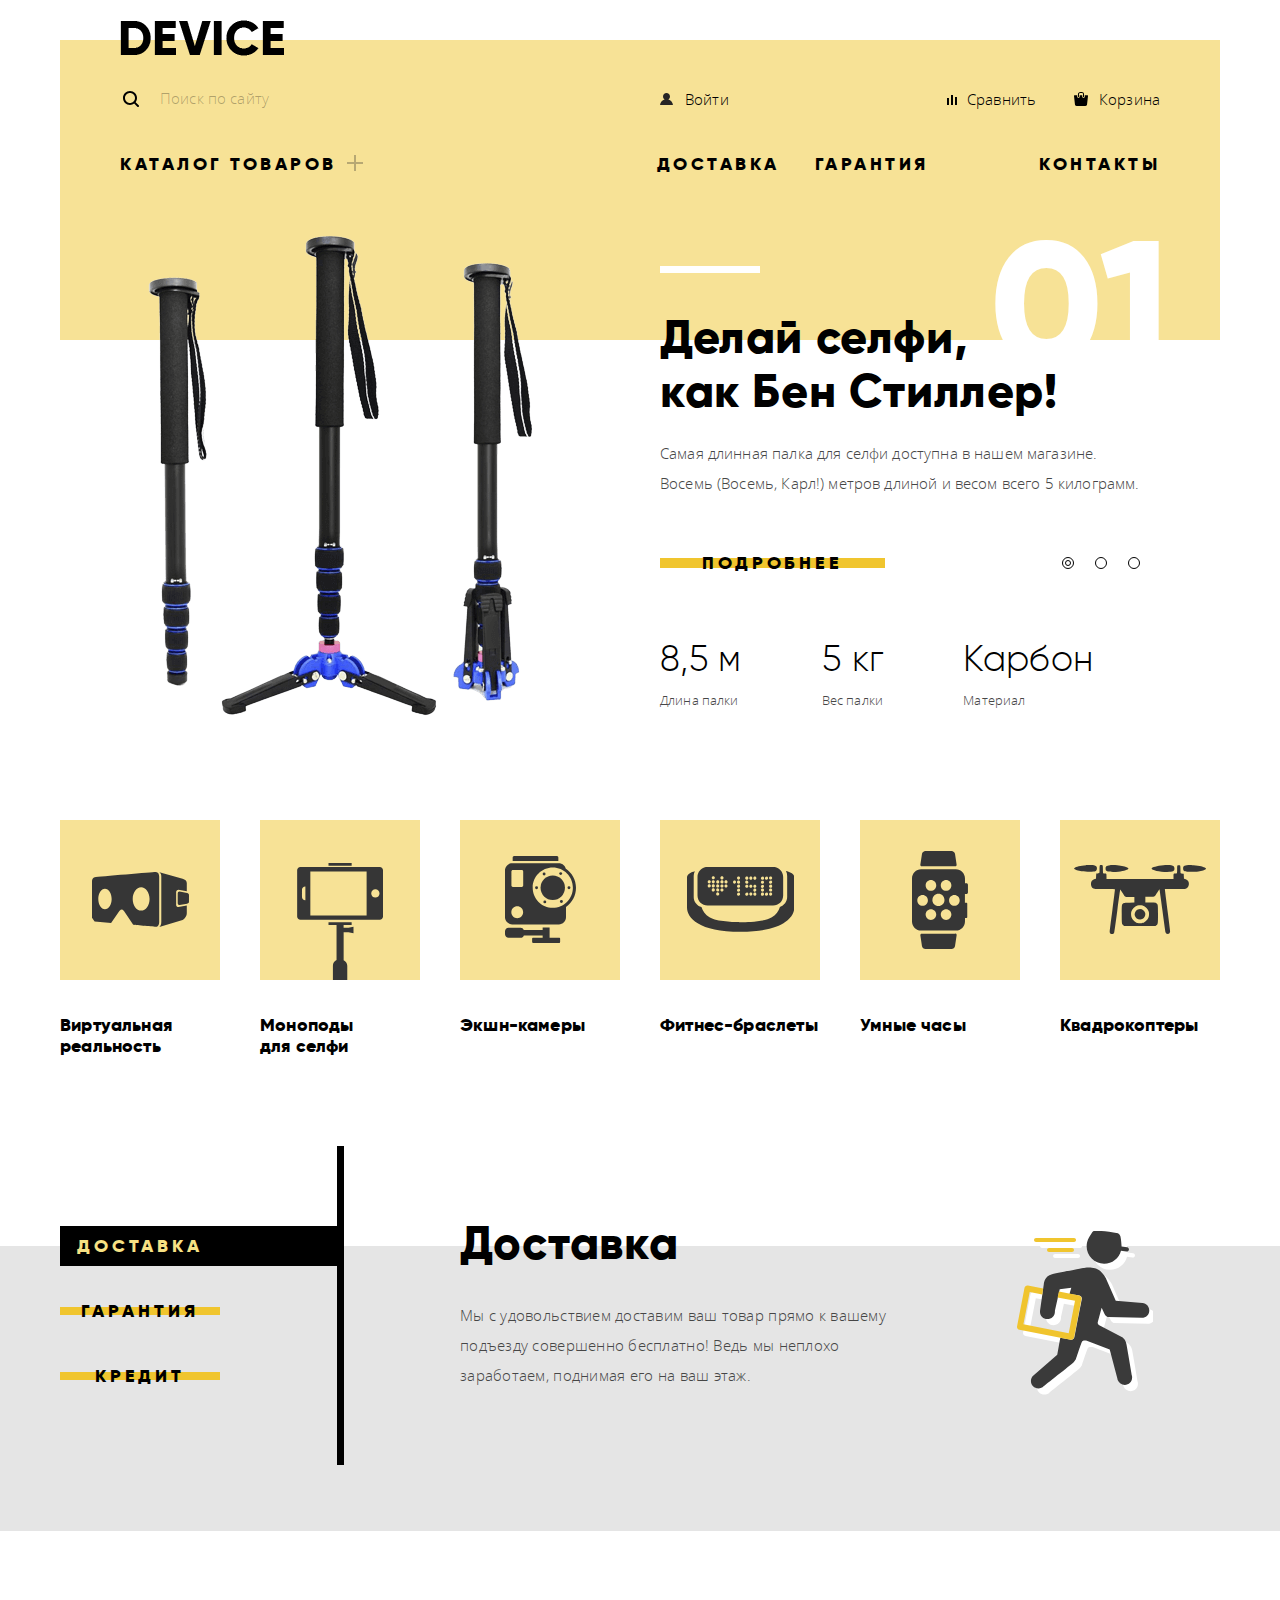
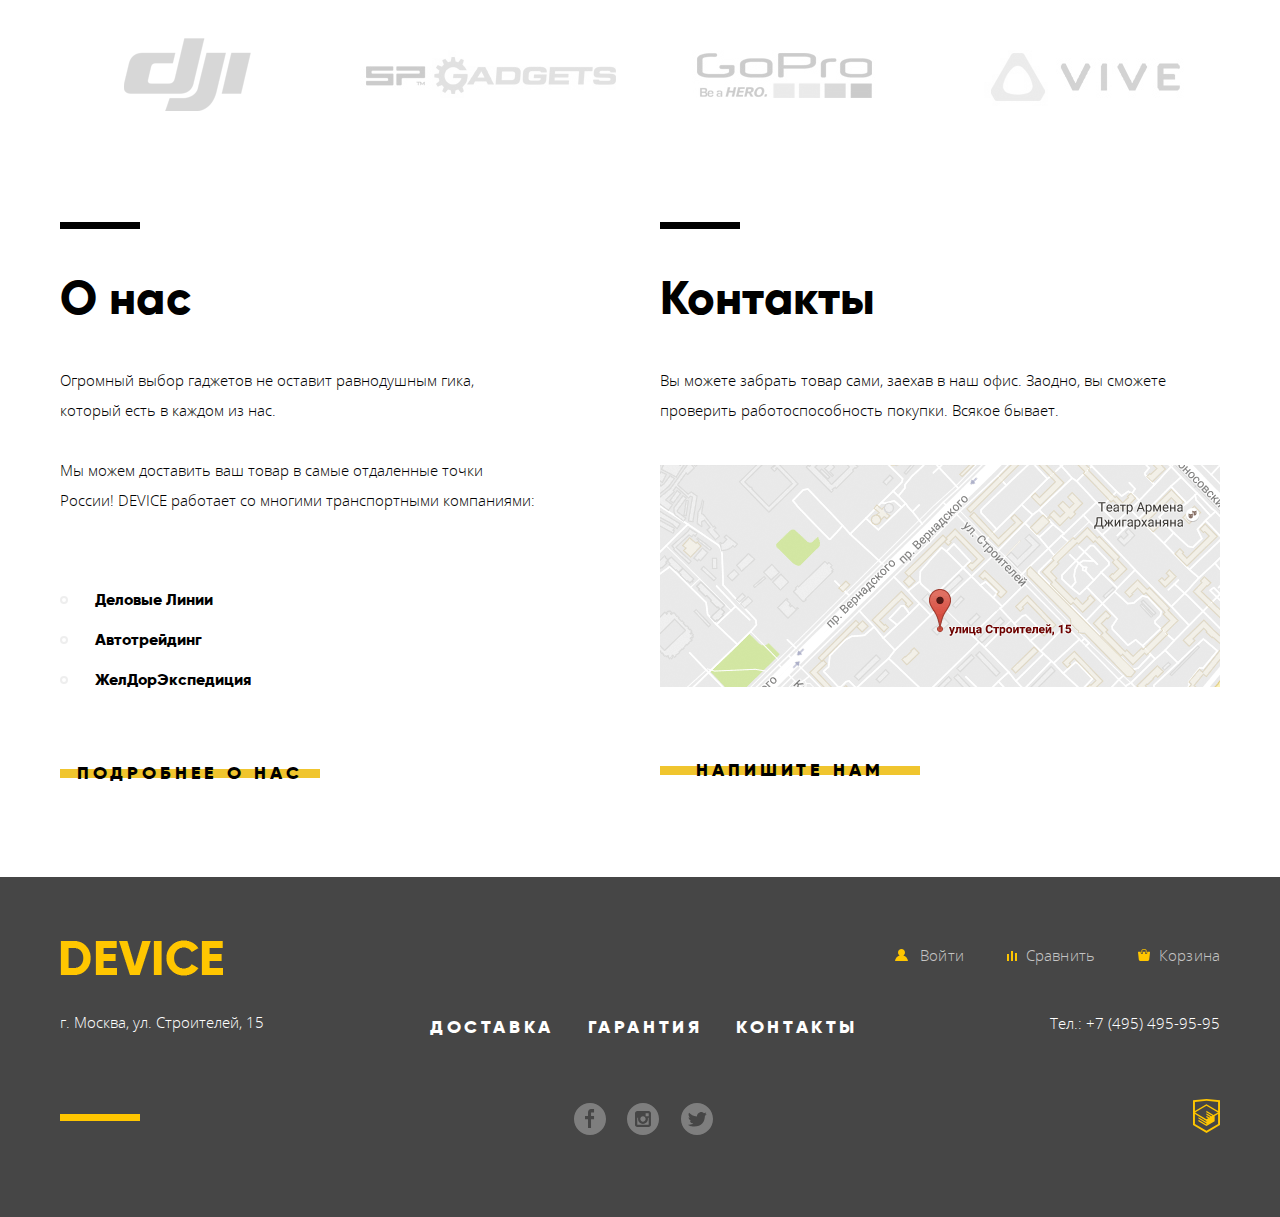
<file: index.html>
<!DOCTYPE html>
<html lang="ru">
  <head>
    <meta charset="utf-8">
    <title>Магазин Device</title>
    <link href="css/normalize.css" rel="stylesheet">
    <link href="css/style.min.css" rel="stylesheet">
  </head>
  <body>
    <header class="main-header container">
      <div class="main-header-wrapper">
        <a class="header-logo">
          <img src="img/logo-black.png" width="164" height="36" alt="Магазин Device">
        </a>
        <div class="main-header-top-line">
          <form class="search" action="search.html" method="get">
            <label class="visually-hidden" for="search-input">Поиск по странице</label>
            <input class="search-input" id="search-input" type="search" placeholder="Поиск по сайту" required>
            <button class="search-button" type="submit">Найти</button>
          </form>
          <ul class="user-navigation">
            <li class="login-link">
              <div class="login-link-container">
                <a href="#">Войти</a>
              </div>
            </li>
            <li class="compare"><a class="compare-link" href="#">Сравнить</a></li>
            <li class="cart"><a class="cart-link" href="#">Корзина</a></li>
          </ul>
        </div>
        <nav class="main-navigation">
          <ul>
            <li class="catalog-link">
              <a href="#">Каталог товаров</a>
              <div class="catalog-navigation">
                <ul class="catalog-navigation-left">
                  <li><a href="catalog.html">Виртуальная реальность</a></li>
                  <li><a href="catalog.html">Моноподы для селфи</a></li>
                  <li><a href="catalog.html">Экшн-камеры</a></li>
                </ul>
                <ul class="catalog-navigation-middle">
                  <li><a href="catalog.html">Фитнес-браслеты</a></li>
                  <li><a href="catalog.html">Умные часы</a></li>
                </ul>
                <ul class="catalog-navigation-right">
                  <li><a href="catalog.html">Квадрокоптеры</a></li>
                </ul>
              </div>
            </li>
            <li class="delivery-link"><a href="#">Доставка</a></li>
            <li class="garanty-link"><a href="#">Гарантия</a></li>
            <li class="contacts-link"><a href="#">Контакты</a></li>
          </ul>
        </nav>
      </div>
    </header>
    <main>

      <h1 class="visually-hidden">Магазин Device</h1>

      <section class="promo container">
        <h2 class="visually-hidden">Лучшие предложения</h2>
        <div class="slider-controls">
          <i class="active"></i>
          <i></i>
          <i></i>
        </div>
        <ol class="promo-list">
          <li class="promo-item promo-item-active">
            <div class="promo-content">
              <h3 class="promo-title">Делай селфи,<br>как Бен Стиллер!</h3>
              <p class="promo-description">Самая длинная палка для селфи доступна в нашем магазине.<br>
                Восемь (Восемь, Карл!) метров длиной и весом всего 5 килограмм.</p>
              <a class="button product-link" href="#">Подробнее</a>
              <ul class="product-features">
                <li>
                  <span class="product-features-value">8,5 м</span>
                  <span class="product-features-name">Длина палки</span>
                </li>
                <li>
                  <span class="product-features-value">5 кг</span>
                  <span class="product-features-name">Вес палки</span>
                </li>
                <li>
                  <span class="product-features-value">Карбон</span>
                  <span class="product-features-name">Материал</span>
                </li>
              </ul>
            </div>
            <div class="product-image-wrap">
              <img class="product-image" src="img/slider-1.png" width="384" height="486" alt="Палка для селфи">
            </div>
          </li>
          <li class="promo-item">
            <div class="promo-content">
              <h3 class="promo-title">Худеем<br>правильно!</h3>
              <p class="promo-description">Мотивирующие фитнес-браслеты помогут найти в себе силы<br>
                не пропускать занятия и соблюдать диету.</p>
              <a class="button product-link" href="#">Подробнее</a>
              <ul class="product-features">
                <li>
                  <span class="product-features-value">48 часов</span>
                  <span class="product-features-name">Без подзарядки</span>
                </li>
              </ul>
            </div>
            <div class="product-image-wrap">
              <img class="product-image" src="img/slider-2.png" width="345" height="485" alt="Фитнес-браслет">
            </div>
          </li>
          <li class="promo-item">
            <div class="promo-content">
              <h3 class="promo-title">Порхает как бабочка,<br>жалит как пчела!</h3>
              <p class="promo-description">Этот обычный, на первый взгляд, квадрокоптер оснащен<br>мощным
                лазером, замаскированным под стандартную камеру.</p>
              <a class="button product-link" href="#">Подробнее</a>
              <ul class="product-features">
                <li>
                  <span class="product-features-value">800 м</span>
                  <span class="product-features-name">Дальность полета</span>
                </li>
                <li>
                  <span class="product-features-value">50 м</span>
                  <span class="product-features-name">Радиус поражения</span>
                </li>
              </ul>
            </div>
            <div class="product-image-wrap">
              <img class="product-image" src="img/slider-3.png" width="526" height="334" alt="Квадрокоптер">
            </div>
          </li>
        </ol>
      </section>

      <section class="categories container">
        <h2 class="visually-hidden">Категории товаров</h2>
        <ul>
          <li class="categories-item">
            <a class="categories-link" href="catalog.html">
              <div class="categories-wrap">
                <img class="categories-img" src="img/popular-1.svg" width="97" height="55" alt="Виртуальная реальность">
              </div>
              <h3>Виртуальная реальность</h3>
            </a>
          </li>
          <li class="categories-item">
            <a class="categories-link" href="catalog.html">
              <div class="categories-wrap">
                <img class="categories-img" src="img/popular-2.svg" width="86" height="117" alt="Моноподы для селфи">
              </div>
              <h3>Моноподы<br> для селфи</h3>
            </a>
          </li>
          <li class="categories-item">
            <a class="categories-link" href="catalog.html">
              <div class="categories-wrap">
                <img class="categories-img" src="img/popular-3.svg" width="71" height="87" alt="Экшн-камеры">
              </div>
              <h3>Экшн-камеры</h3>
            </a>
          </li>
          <li class="categories-item">
            <a class="categories-link" href="catalog.html">
              <div class="categories-wrap">
                <img class="categories-img" src="img/popular-4.svg" width="107" height="65" alt="Фитнес-браслеты">
              </div>
              <h3>Фитнес-браслеты</h3>
            </a>
          </li>
          <li class="categories-item">
            <a class="categories-link" href="catalog.html">
              <div class="categories-wrap">
                <img class="categories-img" src="img/popular-5.svg" width="56" height="98" alt="Умные часы">
              </div>
              <h3>Умные часы</h3>
            </a>
          </li>
          <li class="categories-item">
            <a class="categories-link" href="catalog.html">
              <div class="categories-wrap">
                <img class="categories-img" src="img/popular-6.svg" width="132" height="69" alt="Квадрокоптеры">
              </div>
              <h3>Квадрокоптеры</h3>
            </a>
          </li>
        </ul>
      </section>

      <section class="services">
        <h2 class="visually-hidden">Сервис</h2>
        <div class="container">
          <ul class="services-names">
            <li class="services-names-item services-current">
              <button class="button" type="button">Доставка</button>
            </li>
            <li class="services-names-item">
              <button class="button" type="button">Гарантия</button>
            </li>
            <li class="services-names-item">
              <button class="button" type="button">Кредит</button>
            </li>
          </ul>
          <ul class="services-description">
            <li class="services-description-item services-delivery services-description-item-active">
              <h3 class="service-title">Доставка</h3>
              <p class="service-description">Мы с удовольствием доставим ваш товар прямо к вашему подъезду совершенно
                бесплатно! Ведь мы неплохо заработаем, поднимая его на ваш этаж.</p>
            </li>
            <li class="services-description-item services-warranty">
              <h3 class="service-title">Гарантия</h3>
              <p class="service-description">Если из-за возгорания купленного у нас товара у вас сгорит дом — не
                переживайте, мы выдадим вам новый. Товар, не дом, конечно же.</p>
            </li>
            <li class="services-description-item services-credit">
              <h3 class="service-title">Кредит</h3>
              <p class="service-description">Залезть в долговую яму стало проще! Кредитные консультанты подберут для
                вас наиболее выгодные условия кредита. Выгодные для нашего банка, разумеется.</p>
            </li>
          </ul>
        </div>
      </section>

      <section class="brands container">
        <h2 class="visually-hidden">Представленные бренды</h2>
        <ul class="brands-list">
          <li class="brands-logo brands-dji">
            <img src="img/logo-1-color.png" width="260" height="100" alt="DJI">
          </li>
          <li class="brands-logo brands-spgadgets">
            <img src="img/logo-2-color.png" width="260" height="100" alt="SP Gadgets">
          </li>
          <li class="brands-logo brands-gopro">
            <img src="img/logo-3-color.png" width="260" height="100" alt="GoPro">
          </li>
          <li class="brands-logo brands-vive">
            <img src="img/logo-4-color.png" width="260" height="100" alt="Vive">
          </li>
        </ul>
      </section>

      <div class="index-wrapper container">
        <section class="about">
          <h2 class="about-title">О нас</h2>
          <p class="about-info">Огромный выбор гаджетов не оставит равнодушным гика,<br> который есть в каждом из нас.</p>
          <p class="about-info">Мы можем доставить ваш товар в самые отдаленные точки<br> России! DEVICE работает со многими
            транспортными компаниями:
          </p>
          <ul class="delivery-list">
            <li class="delivery-item">Деловые Линии</li>
            <li class="delivery-item">Автотрейдинг</li>
            <li class="delivery-item">ЖелДорЭкспедиция</li>
          </ul>
          <a class="button more-info" href="#">Подробнее о нас</a>
        </section>

        <section class="contacts">
          <h2 class="contacts-title">Контакты</h2>
          <p class="contacts-info">Вы можете забрать товар сами, заехав в наш офис. Заодно, вы сможете<br> проверить
            работоспособность покупки. Всякое бывает.</p>
          <p class="contacts-map">
            <a href="https://www.google.ru/maps/place/ул.+Строителей,+15,+Москва,+119311/@55.687034,37.5274293,17z/data=!3m1!4b1!4m5!3m4!1s0x46b54cf65f5c8955:0x694710ccd55501e!8m2!3d55.687031!4d37.529618">
              <img src="img/map.png" width="560" height="222" alt="улица Строителей, 15">
            </a>
          </p>
          <button class="button contacts-mail" type="button">Напишите нам</button>
        </section>
      </div>
    </main>
    <footer class="main-footer">
      <div class="container">
        <div class="main-footer-left">
          <a class="footer-logo">
            <img src="img/logo-yellow.png" width="163" height="36" alt="Магазин Device">
          </a>
          <p class="footer-adress">г. Москва, ул. Строителей, 15</p>
        </div>
        <div class="main-footer-middle">
          <ul class="footer-site-navigation">
            <li class="footer-site-navigation-item"><a href="#">Доставка</a></li>
            <li class="footer-site-navigation-item"><a href="#">Гарантия</a></li>
            <li class="footer-site-navigation-item"><a href="#">Контакты</a></li>
          </ul>
          <ul class="footer-social">
            <li><a class="social-button social-fb" href="#"><span class="visually-hidden">Фейсбук</span></a></li>
            <li><a class="social-button social-ig" href="#"><span class="visually-hidden">Инстаграм</span></a></li>
            <li><a class="social-button social-tw" href="#"><span class="visually-hidden">Твиттер</span></a></li>
          </ul>
        </div>
        <div class="main-footer-right">
          <ul class="footer-user-navigation">
            <li class="login">
              <a class="login-link" href="#">
                <svg xmlns="http://www.w3.org/2000/svg" width="13" height="12">
                  <path d="M.03 12h12.94C12.8 9.36 10.9 7.16 8.3 6.46c1-.6 1.68-1.7 1.68-2.98C9.98 1.56 8.43 0 6.5 0S3.02 1.56 3.02 3.48c0 1.27.68 2.37 1.68 2.98C2.1 7.16.2 9.36.03 12z"/>
                </svg>
                Войти
              </a>
            </li>
            <li class="compare">
              <a class="compare-link" href="#">
                <svg xmlns="http://www.w3.org/2000/svg" width="10" height="10">
                  <path d="M8 2h1.98v8H8zM0 3h1.98v7H0zm4-3h2v10H4z"/>
                </svg>
                Сравнить
              </a>
            </li>
            <li class="cart">
              <a class="cart-link" href="#">
                <svg xmlns="http://www.w3.org/2000/svg" width="12" height="12">
                  <path d="M11.86 3.02c-.08-.1-.2-.16-.32-.16h-2.3V4.1c0 .55-.5 1-1.1 1-.6 0-1.07-.45-1.07-1V2.85H4.9V4.1c0 .55-.48 1-1.07 1s-1.08-.45-1.08-1V2.85H.45C.3 2.85.2 2.9.1 3c-.06.1-.1.23-.1.36l.8 7.14c0 .82.63 1.46 1.4 1.46h7.6c.77 0 1.4-.65 1.4-1.45l.8-7.1c.02-.13-.02-.26-.1-.35z"/>
                  <path d="M3.83 4.5c.24 0 .43-.2.43-.4V1.83c0-.63.67-1.02 1.3-1.02h1.08c.65 0 1.07.4 1.07 1.04V4.1c0 .22.2.4.47.4.23 0 .43-.2.43-.4V1.83C8.57.77 7.75 0 6.63 0H5.56C4.36 0 3.4.83 3.4 1.84V4.1c0 .22.2.4.43.4z"/>
                </svg>
                Корзина
              </a>
            </li>
          </ul>
          <p class="footer-phone">Тел.: +7 (495) 495-95-95</p>
          <p class="copyright">
            <a href="https://htmlacademy.ru/intensive/htmlcss">
              <svg enable-background="new 0 0 26.943 34.09" version="1.1" viewBox="0 0 26.943 34.09" xml:space="preserve" xmlns="http://www.w3.org/2000/svg">
                <path d="m13.62 0.017l-0.148-0.017-13.472 1.412v24.661l13.473 8.017 13.43-7.99 0.042-0.025v-24.663l-13.325-1.395zm11.399 12.11l-11.524-6.793-1e-3 -0.104-0.087 0.05-0.088-0.056v0.109l-11.394 6.785v-8.971l11.548-1.212 11.547 1.212v8.98zm-11.614-5.34l11.518 6.713-4.479 2.64-7.093-4.221-0.014 1.415 5.904 3.513-0.86 0.507-5.03-2.992-0.014 1.415 3.827 2.275-0.782 0.523-3.031-1.787-0.014 1.413 1.853 1.091-1.8 1.081-11.356-6.751 11.371-6.835zm-11.48 8.34l11.411 6.791 0.016 1.044-7.942-4.728-0.015 1.416 7.979 4.795 0.018 1.076-7.973-4.74-0.013 1.414 8.021 4.822 0.046 0.025 8.143-4.872-0.011-5.177 3.415-2.036v10.021l-11.548 6.872-11.547-6.871v-9.852z"/>
              </svg>
              <span class="visually-hidden">HTML Academy</span>
            </a>
          </p>
        </div>
      </div>
    </footer>

    <section class="write-form">
      <div class="write-form-wrapper">
        <h2 class="visually-hidden">Напишите нам</h2>
        <form class="write" action="#" method="post">
          <div class="info-wrap">
            <p class="write-name">
              <label>
                Ваше имя:
                <input class="write-input" type="text" name="name" value="" placeholder="Представьтесь, пожалуйста">
              </label>
            </p>
            <p class="write-email">
              <label>
                Ваш e-mail:
                <input class="write-input" type="email" name="e-mail" value="" placeholder="Для отправки ответа">
              </label>
            </p>
          </div>
          <p class="write-message">
            <label>
              Текст письма:
              <textarea class="write-textarea" name="message" placeholder="В свободной форме"></textarea>
            </label>
          </p>
          <button class="button write-button" type="submit">Отправить</button>
        </form>
        <button class="button modal-close" type="button"><span class="visually-hidden">Закрыть</span></button>
      </div>
    </section>

    <section class="modal modal-map">
      <div class="modal-map-wrapper">
        <h2 class="visually-hidden">Как до нас добраться</h2>
        <iframe src="https://www.google.com/maps/embed?pb=!1m18!1m12!1m3!1d2249.112374947347!2d37.52742931574823!3d55.68703400453016!2m3!1f0!2f0!3f0!3m2!1i1024!2i768!4f13.1!3m3!1m2!1s0x46b54cf65f5c8955%3A0x694710ccd55501e!2z0YPQuy4g0KHRgtGA0L7QuNGC0LXQu9C10LksIDE1LCDQnNC-0YHQutCy0LAsIDExOTMxMQ!5e0!3m2!1sru!2sru!4v1512122337444" width="960" height="560" style="border:0" allowfullscreen></iframe>
        <img src="img/map-big.png" width="960" height="560" alt="Офис по адресу г. Москва, ул. Строителей, 15">
        <button class="button modal-close"><span class="visually-hidden">Закрыть</span></button>
      </div>
    </section>

    <script src="js/script.min.js"></script>
  </body>
</html>
</file>
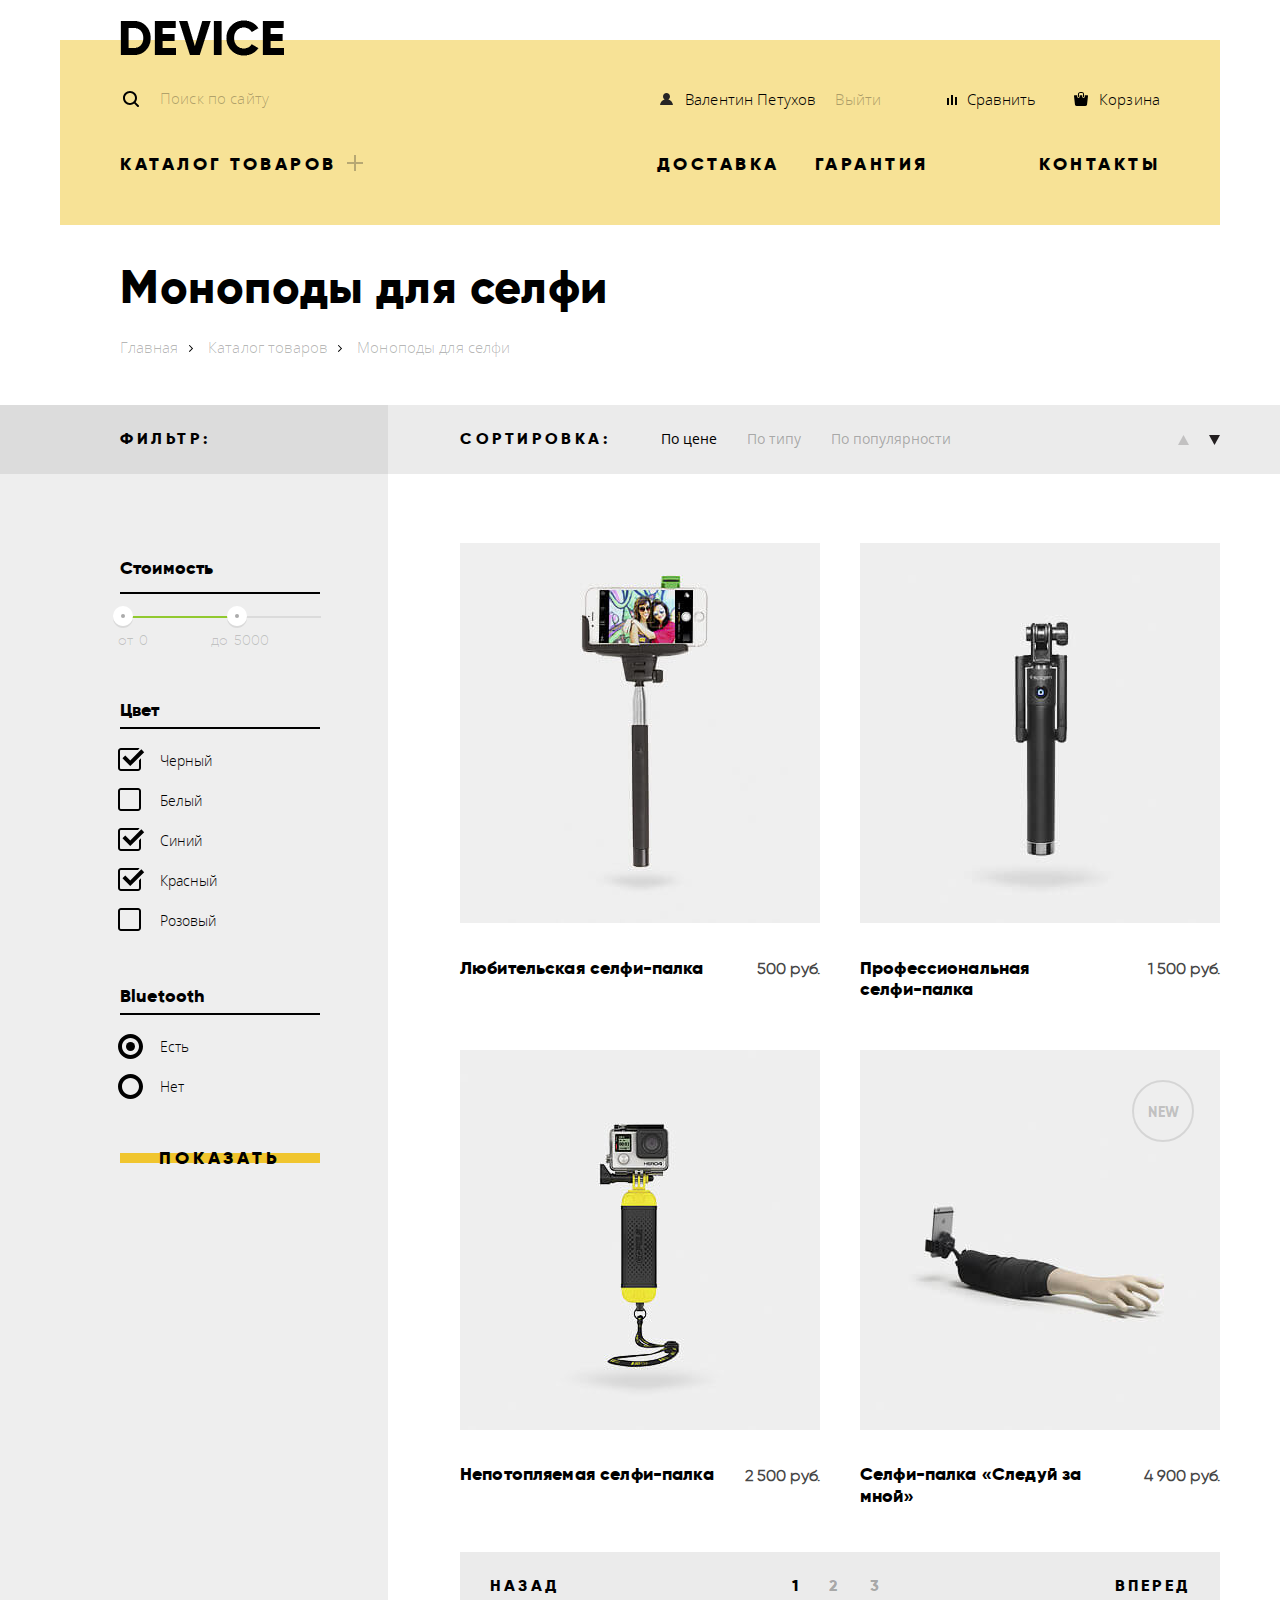
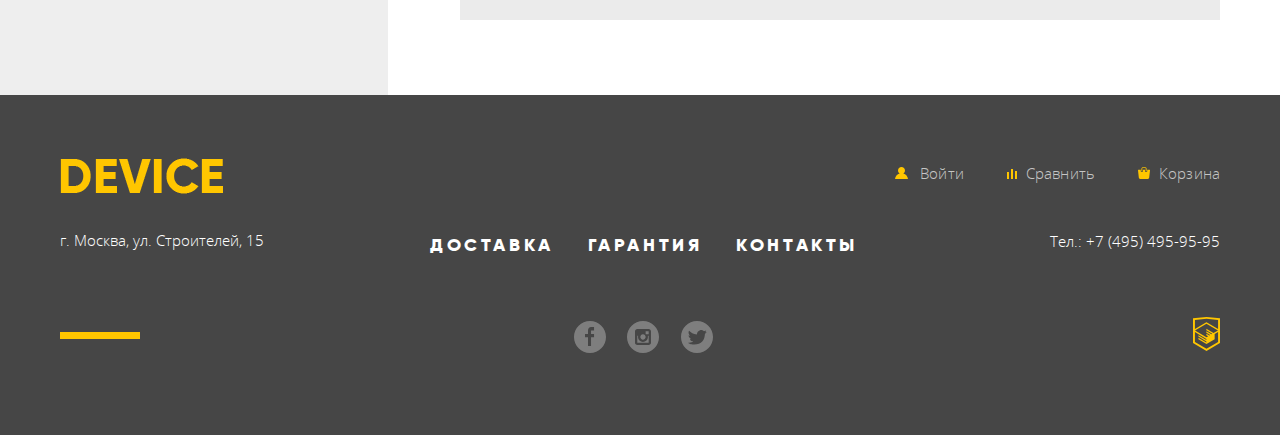
<file: catalog.html>
<!DOCTYPE html>
<html lang="ru">
  <head>
    <meta charset="utf-8">
    <title>Каталог магазина Device</title>
    <link href="css/normalize.css" rel="stylesheet">
    <link href="css/style.min.css" rel="stylesheet">
  </head>
  <body class="inner-page">
    <header class="main-header container">
      <div class="main-header-wrapper">
        <a class="header-logo" href="index.html">
          <img src="img/logo-black.png" width="164" height="36" alt="Магазин Device">
        </a>
        <div class="main-header-top-line">
          <form class="search" action="search.html" method="get">
            <label class="visually-hidden" for="search-input">Поиск по странице</label>
            <input class="search-input" id="search-input" type="search" placeholder="Поиск по сайту" required>
            <button class="search-button" type="submit">Найти</button>
          </form>
          <ul class="user-navigation">
            <li class="login-link">
              <div class="login-link-container">
                <a href="#">Валентин Петухов</a>
                <a class="logout-link" href="#">Выйти</a>
              </div>
            </li>
            <li class="compare"><a class="compare-link" href="#">Сравнить</a></li>
            <li class="cart"><a class="cart-link" href="#">Корзина</a></li>
          </ul>
        </div>
        <nav class="main-navigation">
          <ul>
            <li class="catalog-link">
              <a href="#">Каталог товаров</a>
              <div class="catalog-navigation">
                <ul class="catalog-navigation-left">
                  <li><a href="catalog.html">Виртуальная реальность</a></li>
                  <li><a class="current-link">Моноподы для селфи</a></li>
                  <li><a href="catalog.html">Экшн-камеры</a></li>
                </ul>
                <ul class="catalog-navigation-middle">
                  <li><a href="catalog.html">Фитнес-браслеты</a></li>
                  <li><a href="catalog.html">Умные часы</a></li>
                </ul>
                <ul class="catalog-navigation-right">
                  <li><a href="catalog.html">Квадрокоптеры</a></li>
                </ul>
              </div>
            </li>
            <li class="delivery-link"><a href="#">Доставка</a></li>
            <li class="garanty-link"><a href="#">Гарантия</a></li>
            <li class="contacts-link"><a href="#">Контакты</a></li>
          </ul>
        </nav>
      </div>
    </header>
    <main>

      <div class="container">
        <div class="inner-title-wrapper">
          <h1 class="page-title">Моноподы для селфи</h1>

          <ul class="breadcrumbs">
            <li><a href="#">Главная</a></li>
            <li><a href="#">Каталог товаров</a></li>
            <li class="breadcrumbs-current">Моноподы для селфи</li>
          </ul>
        </div>
      </div>

      <div class="catalog-page container">
        <section class="filters">
          <h2>Фильтр:</h2>
          <form class="filter" method="get" action="#">
            <fieldset class="filter-price">
              <legend>Стоимость</legend>
              <div class="price-range">
                <button class="price-min" type="button" aria-label="Минимальная цена"></button>
                <button class="price-max" type="button" aria-label="Максимальная цена"></button>
                <div class="price-values">
                  <label>
                    от
                    <input class="price-min-value" type="text" name="price-min" value="0">
                  </label>
                  <label>
                    до
                    <input class="price-max-value" type="text" name="price-max" value="5000">
                  </label>
                </div>
              </div>
            </fieldset>
            <fieldset class="filter-color">
              <legend>Цвет</legend>
              <ul>
                <li class="filter-option">
                  <input class="visually-hidden filter-input filter-checkbox" id="filter-black" type="checkbox" name="black" value="black" checked>
                  <label class="checkbox-label" for="filter-black">Черный</label>
                </li>
                <li class="filter-option">
                  <input class="visually-hidden filter-input filter-checkbox" id="filter-white" type="checkbox" name="white" value="white">
                  <label class="checkbox-label" for="filter-white">Белый</label>
                </li>
                <li class="filter-option">
                  <input class="visually-hidden filter-input filter-checkbox" id="filter-blue" type="checkbox" name="blue" value="blue" checked>
                  <label class="checkbox-label" for="filter-blue">Синий</label>
                </li>
                <li class="filter-option">
                  <input class="visually-hidden filter-input filter-checkbox" id="filter-red" type="checkbox" name="red" value="red" checked>
                  <label class="checkbox-label" for="filter-red">Красный</label>
                </li>
                <li class="filter-option">
                  <input class="visually-hidden filter-input filter-checkbox" id="filter-pink" type="checkbox" name="pink" value="pink">
                  <label class="checkbox-label" for="filter-pink">Розовый</label>
                </li>
              </ul>
            </fieldset>
            <fieldset class="filter-bluetooth">
              <legend>Bluetooth</legend>
              <ul>
                <li class="filter-option">
                  <input class="visually-hidden filter-input filter-radio" id="filter-yes" type="radio" name="bluetooth" value="yes" checked>
                  <label class="radio-label" for="filter-yes">Есть</label>
                </li>
                <li class="filter-option">
                  <input class="visually-hidden filter-input filter-radio" id="filter-no" type="radio" name="bluetooth" value="no">
                  <label class="radio-label" for="filter-no">Нет</label>
                </li>
              </ul>
            </fieldset>
            <button class="button" type="submit">Показать</button>
          </form>
        </section>

        <div class="catalog-right-wrapper">
          <section class="sort">
            <h2>Сортировка:</h2>
            <ul class="sort-param">
              <li class="sort-param-current"><a>По цене</a></li>
              <li><a href="#">По типу</a></li>
              <li><a href="#">По популярности</a></li>
            </ul>
            <ul class="sort-order">
              <li><a class="sort-order-up" href="#"><span class="visually-hidden">По возрастанию</span></a></li>
              <li class="sort-order-current"><a class="sort-order-down"><span class="visually-hidden">По убыванию</span></a></li>
            </ul>
          </section>

          <section class="catalog">
            <h2 class="visually-hidden">Список моноподов</h2>
            <ul class="catalog-list">
              <li class="catalog-item">
                <h3 class="catalog-item-name"><a href="#">Любительская селфи-палка</a></h3>
                <div class="catalog-item-image">
                  <img src="img/item-1.jpg" width="360" height="380" alt="Любительская селфи-палка">
                  <ul>
                    <li><button class="button basket-link" type="button">В корзину</button></li>
                    <li><button class="compare-link" type="button">Добавить к сравнению</button></li>
                  </ul>
                </div>
                <b class="catalog-item-price">500 руб.</b>
              </li>
              <li class="catalog-item">
                <h3 class="catalog-item-name"><a href="#">Профессиональная<br>селфи-палка </a></h3>
                <div class="catalog-item-image">
                  <img src="img/item-2.jpg" width="360" height="380" alt="Профессиональная селфи-палка">
                  <ul>
                    <li><button class="button basket-link" type="button">В корзину</button></li>
                    <li><button class="compare-link" type="button">Добавить к сравнению</button></li>
                  </ul>
                </div>
                <b class="catalog-item-price">1 500 руб.</b>
              </li>
              <li class="catalog-item">
                <h3 class="catalog-item-name"><a href="#">Непотопляемая селфи-палка</a></h3>
                <div class="catalog-item-image">
                  <img src="img/item-3.jpg" width="360" height="380" alt="Непотопляемая селфи-палка">
                  <ul>
                    <li><button class="button basket-link" type="button">В корзину</button></li>
                    <li><button class="compare-link" type="button">Добавить к сравнению</button></li>
                  </ul>
                </div>
                <b class="catalog-item-price">2 500 руб.</b>
              </li>
              <li class="catalog-item catalog-item-new">
                <h3 class="catalog-item-name"><a href="#">Селфи-палка «Следуй за мной»</a></h3>
                <div class="catalog-item-image">
                  <img src="img/item-4.jpg" width="360" height="380" alt="Селфи-палка «Следуй за мной»">
                  <ul>
                    <li><button class="button basket-link" type="button">В корзину</button></li>
                    <li><button class="compare-link" type="button">Добавить к сравнению</button></li>
                  </ul>
                </div>
                <b class="catalog-item-price">4 900 руб.</b>
              </li>
            </ul>
          </section>
          <ul class="pagination">
            <li class="pagination-item pagination-prev"><a>Назад</a></li>
            <li class="pagination-item">
              <ul class="pagination-numbers">
                <li class="pagination-current"><a>1</a></li>
                <li><a href="#">2</a></li>
                <li><a href="#">3</a></li>
              </ul>
            </li>
            <li class="pagination-item pagination-next"><a href="#">Вперед</a></li>
          </ul>
        </div>
        </div>
    </main>
    <footer class="main-footer">
      <div class="container">
        <div class="main-footer-left">
          <a class="footer-logo" href="index.html">
            <img src="img/logo-yellow.png" width="163" height="36" alt="Магазин Device">
          </a>
          <p class="footer-adress">г. Москва, ул. Строителей, 15</p>
        </div>
        <div class="main-footer-middle">
          <ul class="footer-site-navigation">
            <li class="footer-site-navigation-item"><a href="#">Доставка</a></li>
            <li class="footer-site-navigation-item"><a href="#">Гарантия</a></li>
            <li class="footer-site-navigation-item"><a href="#">Контакты</a></li>
          </ul>
          <ul class="footer-social">
            <li><a class="social-button social-fb" href="#"><span class="visually-hidden">Фейсбук</span></a></li>
            <li><a class="social-button social-ig" href="#"><span class="visually-hidden">Инстаграм</span></a></li>
            <li><a class="social-button social-tw" href="#"><span class="visually-hidden">Твиттер</span></a></li>
          </ul>
        </div>
        <div class="main-footer-right">
          <ul class="footer-user-navigation">
            <li class="login">
              <a class="login-link" href="#">
                <svg xmlns="http://www.w3.org/2000/svg" width="13" height="12">
                  <path d="M.03 12h12.94C12.8 9.36 10.9 7.16 8.3 6.46c1-.6 1.68-1.7 1.68-2.98C9.98 1.56 8.43 0 6.5 0S3.02 1.56 3.02 3.48c0 1.27.68 2.37 1.68 2.98C2.1 7.16.2 9.36.03 12z"/>
                </svg>
                Войти
              </a>
            </li>
            <li class="compare">
              <a class="compare-link" href="#">
                <svg xmlns="http://www.w3.org/2000/svg" width="10" height="10">
                  <path d="M8 2h1.98v8H8zM0 3h1.98v7H0zm4-3h2v10H4z"/>
                </svg>
                Сравнить
              </a>
            </li>
            <li class="cart">
              <a class="cart-link" href="#">
                <svg xmlns="http://www.w3.org/2000/svg" width="12" height="12">
                  <path d="M11.86 3.02c-.08-.1-.2-.16-.32-.16h-2.3V4.1c0 .55-.5 1-1.1 1-.6 0-1.07-.45-1.07-1V2.85H4.9V4.1c0 .55-.48 1-1.07 1s-1.08-.45-1.08-1V2.85H.45C.3 2.85.2 2.9.1 3c-.06.1-.1.23-.1.36l.8 7.14c0 .82.63 1.46 1.4 1.46h7.6c.77 0 1.4-.65 1.4-1.45l.8-7.1c.02-.13-.02-.26-.1-.35z"/>
                  <path d="M3.83 4.5c.24 0 .43-.2.43-.4V1.83c0-.63.67-1.02 1.3-1.02h1.08c.65 0 1.07.4 1.07 1.04V4.1c0 .22.2.4.47.4.23 0 .43-.2.43-.4V1.83C8.57.77 7.75 0 6.63 0H5.56C4.36 0 3.4.83 3.4 1.84V4.1c0 .22.2.4.43.4z"/>
                </svg>
                Корзина
              </a>
            </li>
          </ul>
          <p class="footer-phone">Тел.: +7 (495) 495-95-95</p>
          <p class="copyright">
            <a href="https://htmlacademy.ru/intensive/htmlcss">
              <svg enable-background="new 0 0 26.943 34.09" version="1.1" viewBox="0 0 26.943 34.09" xml:space="preserve" xmlns="http://www.w3.org/2000/svg">
                  <path d="m13.62 0.017l-0.148-0.017-13.472 1.412v24.661l13.473 8.017 13.43-7.99 0.042-0.025v-24.663l-13.325-1.395zm11.399 12.11l-11.524-6.793-1e-3 -0.104-0.087 0.05-0.088-0.056v0.109l-11.394 6.785v-8.971l11.548-1.212 11.547 1.212v8.98zm-11.614-5.34l11.518 6.713-4.479 2.64-7.093-4.221-0.014 1.415 5.904 3.513-0.86 0.507-5.03-2.992-0.014 1.415 3.827 2.275-0.782 0.523-3.031-1.787-0.014 1.413 1.853 1.091-1.8 1.081-11.356-6.751 11.371-6.835zm-11.48 8.34l11.411 6.791 0.016 1.044-7.942-4.728-0.015 1.416 7.979 4.795 0.018 1.076-7.973-4.74-0.013 1.414 8.021 4.822 0.046 0.025 8.143-4.872-0.011-5.177 3.415-2.036v10.021l-11.548 6.872-11.547-6.871v-9.852z"/>
              </svg>
              <span class="visually-hidden">HTML Academy</span>
            </a>
          </p>
        </div>
      </div>
    </footer>
  </body>
</html>
</file>
<file: css/style.min.css>
.button,.catalog-item li,.main-footer-middle{text-align:center}@font-face{font-family:gilroyextrabold;src:url(../fonts/gilroyextrabold.woff2) format("woff2"),url(../fonts/gilroyextrabold.woff) format("woff");font-weight:400;font-style:normal}@font-face{font-family:gilroylight;src:url(../fonts/gilroylight.woff2) format("woff2"),url(../fonts/gilroylight.woff) format("woff");font-weight:400;font-style:normal}@font-face{font-family:open_sanslight;src:url(../fonts/opensanslight.woff2) format("woff2"),url(../fonts/opensanslight.woff) format("woff");font-weight:400;font-style:normal}@font-face{font-family:open_sansregular;src:url(../fonts/opensans.woff2) format("woff2"),url(../fonts/opensans.woff) format("woff");font-weight:400;font-style:normal}html{-webkit-box-sizing:border-box;box-sizing:border-box}*,::after,::before{-webkit-box-sizing:inherit;box-sizing:inherit}body{margin:0;padding:0;min-width:1200px;font-family:open_sanslight,Arial,sans-serif;font-size:15px;color:#000;background-color:#fff}a{text-decoration:none}.visually-hidden:not(:focus):not(:active),input[type=checkbox].visually-hidden,input[type=radio].visually-hidden{position:absolute;width:1px;height:1px;margin:-1px;border:0;padding:0;white-space:nowrap;-webkit-clip-path:inset(100%);clip-path:inset(100%);clip:rect(0 0 0 0);overflow:hidden}.button{vertical-align:middle;font-family:gilroyextrabold,Arial,sans-serif;font-size:18px;letter-spacing:3.9px;text-transform:uppercase;color:#000;background-color:transparent;background-image:-webkit-gradient(linear,left top,left bottom,color-stop(40%,rgba(0,0,0,0)),color-stop(40%,#f0c52e),color-stop(60%,#f0c52e),color-stop(60%,rgba(0,0,0,0)));background-image:-webkit-linear-gradient(rgba(0,0,0,0) 40%,#f0c52e 40%,#f0c52e 60%,rgba(0,0,0,0) 60%);background-image:-o-linear-gradient(rgba(0,0,0,0) 40%,#f0c52e 40%,#f0c52e 60%,rgba(0,0,0,0) 60%);background-image:linear-gradient(rgba(0,0,0,0) 40%,#f0c52e 40%,#f0c52e 60%,rgba(0,0,0,0) 60%);border:none;border-radius:0;padding:13px 42px}.button:active,.button:focus,.button:hover{background-color:#f0c52e;background-image:none}.button:active{color:rgba(0,0,0,.3)}.inner-page .button{padding-left:0;padding-right:0;width:200px}.container{width:1200px;margin:0 auto;padding:0 20px}.main-header-wrapper{background-color:#f7e296;background-image:-webkit-linear-gradient(#fff 40px,#f7e296 40px);background-image:-o-linear-gradient(#fff 40px,#f7e296 40px);background-image:linear-gradient(#fff 40px,#f7e296 40px);padding:20px 60px 165px}.search-button,.search-input{background-color:transparent}.inner-page .main-header{margin-bottom:35px}.inner-page .main-header-wrapper{padding-bottom:50px}.main-header a{color:#000}.main-header a[href]:focus,.main-header a[href]:hover{color:rgba(0,0,0,.6)}.main-header a[href]:active,.search-input{color:rgba(0,0,0,.3)}.header-logo img{margin-bottom:15px;width:164px;height:36px}a.header-logo[href]:focus,a.header-logo[href]:hover{opacity:.6}.main-header .logout-link,a.header-logo[href]:active{opacity:.3}.main-header-top-line{display:-webkit-box;display:-ms-flexbox;display:flex;-webkit-box-pack:justify;-ms-flex-pack:justify;justify-content:space-between;-webkit-box-align:center;-ms-flex-align:center;align-items:center;margin-bottom:30px}.login-link-container,.user-navigation{display:-webkit-box;display:-ms-flexbox}.search{position:relative;width:440px}.search::before{content:"";position:absolute;top:17px;left:3px;width:17px;height:17px;background-image:url(../img/search.svg);background-repeat:no-repeat;background-position:0 0}.login-link-container a:first-child::before,.main-header .cart-link::before,.main-header .compare-link::before{left:0;background-position:0 0;content:"";background-repeat:no-repeat}.search-input{width:354px;font:inherit;line-height:36px;letter-spacing:.15px;border:none;padding:6px 40px}.search-input:hover{color:rgba(0,0,0,.6)}.search-input:focus{color:#000;border-bottom:2px solid #000}.search-button:active,.search-button:focus,.search-button:hover,.search-input:focus~.search-button{visibility:visible}.search-input::-webkit-input-placeholder{color:rgba(0,0,0,.3)}.search-input:-ms-input-placeholder{color:rgba(0,0,0,.3)}.search-input::-ms-input-placeholder{color:rgba(0,0,0,.3)}.search-input::placeholder{color:rgba(0,0,0,.3)}.search-input:hover::-webkit-input-placeholder{color:rgba(0,0,0,.6)}.search-input:hover:-ms-input-placeholder{color:rgba(0,0,0,.6)}.search-input:hover::-ms-input-placeholder{color:rgba(0,0,0,.6)}.search-input:hover::placeholder{color:rgba(0,0,0,.6)}.search-button{visibility:hidden;margin-left:-4px;line-height:36px;border:2px solid #000;border-radius:0;padding:5px 18px}.search-button:focus,.search-button:hover{color:#fff;background-color:#000}.search-button:active{color:rgba(255,255,255,.3);background-color:#000}.user-navigation{display:flex;-ms-flex-wrap:wrap;flex-wrap:wrap;margin:0;padding:0;width:500px;list-style:none}.user-navigation a{font-size:15px;line-height:36px;letter-spacing:.15px}.login-link-container{display:flex;width:280px}.catalog-navigation,.main-navigation>ul{display:-webkit-box;display:-ms-flexbox}.login-link-container a:first-child{position:relative;margin-right:20px;padding-left:25px}.login-link-container a:first-child::before{position:absolute;top:12px;width:14px;height:14px;background-image:url(../img/user.svg)}.login-link-container a:focus::before,.login-link-container a:hover::before{opacity:.6}.login-link-container a:active::before{opacity:.3}.main-header .compare{margin-left:7px}.main-header .compare-link{position:relative;padding-left:20px}.main-header .compare-link::before{position:absolute;top:6px;width:12px;height:12px;background-image:url(../img/compare.svg)}.main-header .cart{margin-left:auto}.main-header .cart-link{position:relative;padding-left:25px}.main-header .cart-link::before{position:absolute;top:3px;width:14px;height:14px;background-image:url(../img/cart.svg)}.catalog-link,.catalog-link>a{position:relative}.main-header .cart-link:focus::before,.main-header .cart-link:hover::before,.main-header .compare-link:focus::before,.main-header .compare-link:hover::before{opacity:.8}.categories-link:active img,.main-header .cart-link:active::before,.main-header .compare-link:active::before{opacity:.3}.main-navigation>ul{display:flex;-webkit-box-align:center;-ms-flex-align:center;align-items:center;margin:0;padding:0;list-style:none}.catalog-link>a{padding-right:20px}.catalog-link>a::after{content:"";position:absolute;right:-8px;top:2px;width:18px;height:18px;opacity:.3;background-image:url(../img/plus.svg);background-repeat:no-repeat;background-position:0 0}.catalog-link:hover .catalog-navigation{visibility:visible}.main-navigation a{font-family:gilroyextrabold,Arial,sans-serif;font-size:18px;letter-spacing:3.5px;text-transform:uppercase}.catalog-navigation{position:absolute;top:20px;left:-60px;z-index:5;visibility:hidden;display:flex;width:1160px;min-height:165px;background-color:#f7e296;padding:22px 60px 33px}.catalog-navigation-left{width:240px}.catalog-navigation-middle,.catalog-navigation-right{width:200px}.catalog-navigation ul{margin:0;padding:0;list-style:none}.catalog-navigation a{font-family:open_sanslight,Arial,sans-serif;font-size:15px;line-height:36px;letter-spacing:0;text-transform:none}.page-title,.promo-content::after,.promo-title{font-family:gilroyextrabold,Arial,sans-serif}.catalog-item-new::after,.filters h2,.footer-logo,.footer-site-navigation-item a,.sort h2{text-transform:uppercase}.delivery-link{margin-left:300px}.garanty-link{margin-left:35px}.contacts-link{margin-left:auto}.inner-page main{overflow-x:hidden}.inner-title-wrapper{padding-left:60px}.breadcrumbs,.promo-list{padding:0;list-style:none}.page-title{margin:0 0 15px;font-size:47px;letter-spacing:.6px}.breadcrumbs{display:-webkit-box;display:-ms-flexbox;display:flex;-ms-flex-wrap:wrap;flex-wrap:wrap;margin:0 0 40px}.breadcrumbs li{position:relative;margin-right:30px}.breadcrumbs a,.breadcrumbs-current{line-height:36px;letter-spacing:.14px;color:rgba(0,0,0,.3)}.breadcrumbs a:focus,.breadcrumbs a:hover{color:rgba(0,0,0,.6)}.breadcrumbs a:active{color:rgba(0,0,0,.1)}.breadcrumbs li::after{content:"";position:absolute;right:-16px;top:16px;width:5px;height:7px;background-image:url(../img/nav-arrow.svg);background-repeat:no-repeat;background-position:0 0}.breadcrumbs li:last-child::after{display:none}.promo{position:relative;margin-top:-110px;margin-bottom:100px}.slider-controls{position:absolute;right:100px;bottom:150px;z-index:20}.slider-controls i{position:relative;display:inline-block;margin-right:17px;width:12px;height:12px;vertical-align:middle;cursor:pointer}.slider-controls i:last-child{margin-right:0}.slider-controls i::before{content:"";position:absolute;width:12px;height:12px;border:1px solid #000;border-radius:50%}.slider-controls i.active::after{content:"";position:absolute;top:50%;left:50%;z-index:20;margin-left:-3px;margin-top:-3px;width:6px;height:6px;border:1px solid #000;border-radius:50%}.promo-list{margin:0;overflow:hidden}.promo-item{display:none;-webkit-box-pack:justify;-ms-flex-pack:justify;justify-content:space-between;min-height:490px}.product-image-wrap,.promo-item-active{display:-webkit-box;display:-ms-flexbox}.promo-item-active{display:flex}.promo-item:nth-child(1) .promo-content::after{content:"01"}.promo-item:nth-child(2) .promo-content::after{content:"02"}.promo-item:nth-child(3) .promo-content::after{content:"03"}.about::before,.brands-logo::after,.contacts::before,.delivery-item::before,.promo-content::before,.services-description-item::after,.services-names::after{content:""}.product-image-wrap{display:flex;-webkit-box-pack:center;-ms-flex-pack:center;justify-content:center;-webkit-box-align:center;-ms-flex-align:center;align-items:center;padding-right:20px;width:50%}.promo-content{position:relative;z-index:2;-webkit-box-ordinal-group:2;-ms-flex-order:1;order:1;padding-left:20px;padding-top:80px;width:50%}.promo-content::before{position:absolute;left:20px;top:36px;width:100px;height:7px;background-color:#fff}.promo-content::after{position:absolute;left:350px;top:-15px;z-index:-1;width:100px;height:7px;font-size:179px;line-height:179px;color:#fff}.promo-title{margin:0 0 20px;font-size:47px;letter-spacing:.6px}.promo-description{margin:0 0 55px;line-height:30px;letter-spacing:.15px;color:#464646}.product-features{display:-webkit-box;display:-ms-flexbox;display:flex;margin:65px 0 0;padding:0;list-style:none}.product-features li{margin-right:80px}.product-features li:last-child{margin-right:0}.product-features-value{display:block;margin-bottom:10px;font-family:gilroylight,Arial,sans-serif;font-size:36px;letter-spacing:.36px}.categories ul,.categories-wrap{display:-webkit-box;display:-ms-flexbox}.categories-item h3,.service-title{font-family:gilroyextrabold,Arial,sans-serif}.product-features-name{font-size:13px;line-height:20px;letter-spacing:.13px;color:#464646}.categories{margin-bottom:160px}.categories ul{display:flex;-webkit-box-pack:justify;-ms-flex-pack:justify;justify-content:space-between;-ms-flex-wrap:wrap;flex-wrap:wrap;margin:0;padding:0;list-style:none}.categories-item{width:160px}.categories-wrap{display:flex;-webkit-box-pack:center;-ms-flex-pack:center;justify-content:center;-webkit-box-align:center;-ms-flex-align:center;align-items:center;margin-bottom:35px;width:160px;height:160px;background-color:#f7e296}.categories-item:nth-child(2) .categories-wrap{-webkit-box-align:end;-ms-flex-align:end;align-items:flex-end}.categories-link:focus .categories-wrap,.categories-link:hover .categories-wrap{background-color:#f0c52e}.categories-link:active h3{color:rgba(0,0,0,.3)}.categories-item h3{margin:0;font-size:18px;letter-spacing:.18px;color:#000}.services{margin-bottom:95px;padding-bottom:110px;background-color:#e5e5e5;background-image:-webkit-linear-gradient(#fff 30px,#e5e5e5 30px);background-image:-o-linear-gradient(#fff 30px,#e5e5e5 30px);background-image:linear-gradient(#fff 30px,#e5e5e5 30px)}.services .container{display:-webkit-box;display:-ms-flexbox;display:flex}.services-names{position:relative;margin:10px 0 0;padding:0;width:300px;list-style:none}.services-names::after{position:absolute;right:16px;top:-80px;width:7px;height:319px;background-color:#000}.services-names .button{position:relative;width:160px;height:40px;text-align:center;padding:0}.services-names .button:active{color:#f7e184;background-color:#000}.services-names-item{margin-bottom:25px;width:280px;height:40px}.services-current .button,.services-current .button:active,.services-current .button:focus,.services-current .button:hover{color:#f7e184;background-color:#000;background-image:none}.services-current .button::after,.services-names .button:active::after{content:"";position:absolute;right:-120px;top:0;width:120px;height:40px;background-color:#000}.services-description{position:relative;margin:0 0 0 100px;padding:0;width:700px;list-style:none}.services-description-item{display:none;width:460px}.services-description-item-active{display:block}.services-description-item::after{position:absolute;right:-6px;top:-10px;width:171px;height:194px;background-repeat:no-repeat;background-position:center center}.services-delivery::after{right:-10px;top:0;background-image:url(../img/delivery.svg)}.services-warranty::after{right:-15px;background-image:url(../img/warranty.svg)}.services-credit::after{right:5px;background-image:url(../img/credit.svg)}.service-title{margin:0 0 30px;font-size:47px;letter-spacing:.9px}.service-description{margin:0;line-height:30px;letter-spacing:.27px;color:#464646}.about-title,.contacts-title{letter-spacing:.15px;font-family:gilroyextrabold,Arial,sans-serif}.brands{margin-bottom:145px}.brands-list{display:-webkit-box;display:-ms-flexbox;display:flex;-webkit-box-pack:justify;-ms-flex-pack:justify;justify-content:space-between;margin:0;padding:0;list-style:none}.brands-logo{position:relative;width:260px;height:100px;opacity:.2;-webkit-filter:grayscale(100%);filter:grayscale(100%)}.brands-logo::after{position:absolute;top:0;left:0;width:260px;height:100px;background-repeat:no-repeat;background-position:0 0}.brands-dji::after{background-image:url(../img/logo-1-black.png)}.brands-spgadgets::after{background-image:url(../img/logo-2-black.png)}.brands-gopro::after{background-image:url(../img/logo-3-black.png)}.brands-vive::after{background-image:url(../img/logo-4-black.png)}.brands-logo:hover{opacity:1;-webkit-filter:none;filter:none}.brands-logo:hover::after{display:none}.catalog-page.container,.index-wrapper{display:-webkit-box;display:-ms-flexbox;-webkit-box-pack:justify}.index-wrapper{display:flex;-ms-flex-pack:justify;justify-content:space-between}.about{position:relative;width:500px}.about::before{position:absolute;top:-49px;left:0;width:80px;height:7px;background-color:#000}.about-title{margin:0 0 40px;font-size:47px}.about-info{margin:0 0 30px;line-height:30px}.delivery-list{margin:65px 0 50px;padding:0;list-style:none}.delivery-item{position:relative;padding-left:35px;font-family:gilroyextrabold,Arial,sans-serif;font-size:16px;line-height:40px}.delivery-item::before{position:absolute;width:8px;height:8px;left:0;top:50%;margin-top:-4px;background:0 0;border:2px solid #eee;border-radius:50%}.about .button,.contacts .button{display:block;padding-left:0;padding-right:0;width:260px}.contacts{position:relative;width:560px}.contacts::before{position:absolute;top:-49px;left:0;width:80px;height:7px;background-color:#000}.contacts-title{margin:0 0 40px;font-size:47px}.contacts-info{margin:0 0 40px;line-height:30px}.contacts-map{margin:0 0 60px}.contacts-map a{display:block;width:560px;height:222px}.catalog-page.container{display:flex;-ms-flex-pack:justify;justify-content:space-between;padding-left:80px;padding-top:25px}.filter-option,.sort{display:-webkit-box;display:-ms-flexbox}.filters{position:relative;width:268px}.filters::after,.filters::before{position:absolute;right:0;top:-25px;width:2000px;content:""}.filters::before{z-index:-1;height:69px;background-color:#dcdcdc}.filters::after{bottom:0;z-index:-2;background-color:#eee}.filters h2{margin:0 0 110px;font-family:gilroyextrabold,Arial,sans-serif;font-size:16px;letter-spacing:3.6px}.filters fieldset{position:relative;margin:0;padding:0;border:none}.filters fieldset::before{content:"";position:absolute;left:0;top:-14px;width:200px;height:2px;background-color:#000}.filters legend{font-family:gilroyextrabold,Arial,sans-serif;font-size:18px;letter-spacing:.15px}.filters .filter-price{margin-bottom:40px}.filter-price legend{margin-bottom:27px}.price-range{position:relative}.price-range::after,.price-range::before{content:"";position:absolute;z-index:-1;top:10px;height:2px}.price-range::before{left:5px;width:196px;background-color:#dbdbdb}.price-range::after{left:10px;width:110px;background-color:#91c92f}.price-max,.price-min,.price-range input{background-color:transparent;border:none}.price-min{position:relative;left:-7px;margin-right:83px}.price-max:active,.price-min:active{-webkit-transform:scale(1.2);-ms-transform:scale(1.2);transform:scale(1.2);cursor:pointer}.price-range input,.price-range label{font-family:gilroylight,Arial,sans-serif;font-size:14px;line-height:22px;color:rgba(0,0,0,.2)}.price-max,.price-min{width:20px;height:22px;cursor:pointer;background-image:url(../img/filter-button.svg);background-repeat:no-repeat;background-position:0 0}.price-values{margin-top:-10px}.price-values label:first-child{margin-left:-2px;margin-right:20px}.price-values input{max-width:50px}.filters ul{margin:0;padding:0;list-style:none}.filters .checkbox-label,.filters .radio-label{padding-left:40px}.filters .filter-color{margin-bottom:45px}.filter-bluetooth legend,.filter-color legend{margin-bottom:20px}.filter-input:disabled+label{color:#a6a6a6}.filters label{position:relative;font-size:14px;line-height:40px}.filters .checkbox-label::before,.filters .radio-label::before{position:absolute;left:-2px;top:50%;margin-top:-13px;background-repeat:no-repeat;background-position:0 0;content:""}.filter-option{display:flex}.filters .checkbox-label::before{width:23px;height:23px;background-image:url(../img/checkbox-off.svg);background-size:100% 100%}.filter-checkbox:checked~.checkbox-label::before{width:27px;height:23px;background-image:url(../img/checkbox-on.svg)}.filters .filter-bluetooth{margin-bottom:-2px}.filters .radio-label::before{width:28px;height:26px;background-image:url(../img/radio-off.svg)}.filter-radio:checked~.radio-label::before{background-image:url(../img/radio-on.svg)}.filter-checkbox:focus~.checkbox-label::before,.filter-radio:focus~.radio-label::before{outline:-webkit-focus-ring-color auto 5px}.filters .button{margin-top:30px}.sort{position:relative;display:flex;margin-bottom:95px;width:760px}.catalog-list,.sort ul{display:-webkit-box;display:-ms-flexbox;padding:0;list-style:none}.sort::before{content:"";position:absolute;left:-500px;top:-25px;z-index:-3;width:2500px;height:69px;background-color:#ebebeb}.catalog-item-image ul,.catalog-item-image::after{left:0;top:0;height:380px;width:360px;position:absolute}.sort h2{margin:0 50px 0 0;font-family:gilroyextrabold,Arial,sans-serif;font-size:16px;letter-spacing:3.6px}.sort ul{display:flex;margin:0}.sort-order-down,.sort-order-up{display:inline-block;width:11px;height:10px;vertical-align:middle;opacity:.2;background-repeat:no-repeat;background-position:0 0}.sort ul:last-child{margin-left:auto}.sort a{font-family:open_sansregular,Arial,sans-serif;font-size:14px;line-height:18px;letter-spacing:0;color:rgba(0,0,0,.3)}.sort a[href]:focus,.sort a[href]:hover{color:rgba(0,0,0,.6)}.sort a[href]:active,.sort-order-current a,.sort-param-current a{color:#000}.sort-param li{margin-right:30px}.sort-param:last-child{margin-right:0}.sort-order-up{margin-right:20px;background-image:url(../img/icon-up-dir.svg)}.sort-order-down{background-image:url(../img/icon-down-dir.svg)}.sort-order a:focus,.sort-order a:hover{opacity:.4}.sort-order a:active,.sort-order-current a,.sort-order-current a:active,.sort-order-current a:hover{opacity:1}.catalog{margin-bottom:45px;width:760px}.catalog-list{display:flex;-webkit-box-pack:justify;-ms-flex-pack:justify;justify-content:space-between;-ms-flex-wrap:wrap;flex-wrap:wrap;margin:0}.catalog-item,.pagination,.pagination-numbers{display:-webkit-box;display:-ms-flexbox}.catalog-item{position:relative;display:flex;-webkit-box-orient:vertical;-webkit-box-direction:normal;-ms-flex-direction:column;flex-direction:column;margin-right:40px;margin-bottom:50px;width:360px}.catalog-item:nth-child(even){margin-right:0}.catalog-item-new::after{content:"New";position:absolute;right:26px;top:30px;z-index:6;padding-top:23px;padding-left:14px;width:62px;height:62px;font-family:gilroyextrabold,Arial,sans-serif;font-size:14px;letter-spacing:.7px;color:rgba(0,0,0,.2);border:2px solid rgba(0,0,0,.1);border-radius:50%}.catalog-item-image::after,.main-footer-left::after,.modal-close::after,.modal-close::before,.modal-map-wrapper::before,.write-form::before{content:""}.catalog-item-name{margin:0;width:260px;-webkit-box-ordinal-group:3;-ms-flex-order:2;order:2}.catalog-item-name a{font-family:gilroyextrabold,Arial,sans-serif;font-size:18px;letter-spacing:.15px;color:#000}.catalog-item-image{position:relative;margin-bottom:30px}.catalog-item-image::after{opacity:0;background-color:#eee}.catalog-item-image:hover::after{opacity:.7}.catalog-item-image:hover ul{z-index:2}.catalog-item-image ul{z-index:-3;margin:0;padding:170px 0 0}.catalog-item ul{list-style:none}.compare-link{margin-top:5px;font-size:13px;line-height:36px;color:rgba(0,0,0,.5);background-color:transparent;border:none}.compare-link:focus,.compare-link:hover{color:#000}.compare-link:active{color:rgba(0,0,0,.2)}.catalog-item-price{position:absolute;right:0;top:417px;font-family:gilroylight,Arial,sans-serif;font-size:16px;letter-spacing:.15px;color:#464646}.footer-logo,.footer-site-navigation-item a,.pagination-item a,.write-form label{font-family:gilroyextrabold,Arial,sans-serif}.pagination{display:flex;-webkit-box-pack:justify;-ms-flex-pack:justify;justify-content:space-between;margin:-50px 0 75px;padding:25px 0;list-style:none;background-color:#ebebeb}.pagination-item a{font-size:16px;letter-spacing:3.2px;color:rgba(0,0,0,.3)}.pagination-item a[href]:focus,.pagination-item a[href]:hover{color:rgba(0,0,0,.6)}.pagination-current a,.pagination-item a[href]:active{color:#000}.pagination-next a,.pagination-prev a{text-transform:uppercase;color:#000;padding:25px 30px}.pagination-next a[href]:focus,.pagination-next a[href]:hover,.pagination-prev a[href]:focus,.pagination-prev a[href]:hover{background-color:#d9d9d9}.pagination-next a[href]:active,.pagination-prev a[href]:active{color:rgba(0,0,0,.3);background-color:#d9d9d9}.pagination-next{margin-right:0}.pagination-numbers{display:flex;margin:0;padding:0;list-style:none}.pagination-numbers li{margin-right:28px}.pagination-numbers li:last-child{margin-right:0}.main-footer{margin-top:80px;padding-top:55px;padding-bottom:65px;color:#fff;background-color:#464646}.inner-page .main-footer{margin-top:0}.main-footer .container{display:-webkit-box;display:-ms-flexbox;display:flex}.main-footer-left{position:relative;width:260px}.main-footer-left::after{position:absolute;left:0;bottom:31px;width:80px;height:7px;background-color:#ffc600}.main-footer-middle{margin-left:110px;margin-top:85px}.main-footer-right{margin-left:auto;padding-top:5px;width:325px;text-align:right}.footer-logo{font-size:48px;letter-spacing:.15px;color:#ffc600}a.footer-logo[href]:focus,a.footer-logo[href]:hover{opacity:.6}a.footer-logo[href]:active{opacity:.3}.footer-adress{margin:20px 0 0;line-height:30px}.footer-site-navigation{display:-webkit-box;display:-ms-flexbox;display:flex;-webkit-box-pack:justify;-ms-flex-pack:justify;justify-content:space-between;-ms-flex-wrap:wrap;flex-wrap:wrap;margin:0 0 65px;padding:0;width:428px;list-style:none}.footer-site-navigation-item a{font-size:18px;letter-spacing:3.6px;color:#fff}.footer-site-navigation-item a:focus,.footer-site-navigation-item a:hover{color:rgba(255,255,255,.6)}.footer-site-navigation-item a:active{color:rgba(255,255,255,.3)}.footer-social{display:-webkit-box;display:-ms-flexbox;display:flex;-ms-flex-pack:distribute;justify-content:space-around;margin:0 auto;padding:0;width:161px;list-style:none}.footer-social .social-button{display:block;width:33px;height:33px;opacity:.3;background-repeat:no-repeat;background-position:0 0}.footer-social .social-button:focus,.footer-social .social-button:hover{opacity:.6}.footer-social .social-button:active{opacity:.1}.footer-social .social-fb{background-image:url(../img/facebook.svg)}.footer-social .social-ig{background-image:url(../img/instagram.svg)}.footer-social .social-tw{background-image:url(../img/twitter.svg)}.footer-user-navigation{display:-webkit-box;display:-ms-flexbox;display:flex;-webkit-box-pack:justify;-ms-flex-pack:justify;justify-content:space-between;margin:0 0 35px;padding:0;list-style:none}.footer-user-navigation a{font-size:15px;line-height:36px;letter-spacing:.15px;color:rgba(255,255,255,.7)}.footer-user-navigation a:focus,.footer-user-navigation a:hover{color:rgba(255,255,255,1)}.footer-user-navigation a:active{color:rgba(255,255,255,.3)}.footer-user-navigation svg{fill:#ffc600}.footer-user-navigation .login-link svg{margin-right:8px}.footer-user-navigation .cart-link svg,.footer-user-navigation .compare-link svg{margin-right:5px}.footer-phone{margin-bottom:60px;line-height:30px}.copyright svg{width:27px;height:36px;fill:#ffc600}.copyright svg:focus,.copyright svg:hover{opacity:.6}.copyright svg:active{opacity:.3}@-webkit-keyframes fade-in{0%{opacity:0;-webkit-transform:scale(.5);transform:scale(.5)}60%{opacity:.8;-webkit-transform:scale(1.1);transform:scale(1.1)}100%{opacity:1;-webkit-transform:scale(1);transform:scale(1)}}@keyframes fade-in{0%{opacity:0;-webkit-transform:scale(.5);transform:scale(.5)}60%{opacity:.8;-webkit-transform:scale(1.1);transform:scale(1.1)}100%{opacity:1;-webkit-transform:scale(1);transform:scale(1)}}@-webkit-keyframes shake{0%,100%{-webkit-transform:translateX(0);transform:translateX(0)}10%,30%,50%,70%,90%{-webkit-transform:translateX(-10px);transform:translateX(-10px)}20%,40%,60%,80%{-webkit-transform:translateX(10px);transform:translateX(10px)}}@keyframes shake{0%,100%{-webkit-transform:translateX(0);transform:translateX(0)}10%,30%,50%,70%,90%{-webkit-transform:translateX(-10px);transform:translateX(-10px)}20%,40%,60%,80%{-webkit-transform:translateX(10px);transform:translateX(10px)}}.write-form{position:fixed;top:50%;left:50%;z-index:25;margin-top:-277px;margin-left:-480px;width:960px;display:none}.write-form-wrapper,.write-form::before{left:0;width:960px;background-color:#fff}.write-form-wrapper{position:relative;top:0;z-index:25;color:#000;-webkit-box-shadow:0 10px 20px rgba(4,6,6,.2);box-shadow:0 10px 20px rgba(4,6,6,.2);padding:100px 100px 75px}.write-form::before{position:absolute;top:44px;height:430px;z-index:24;-webkit-box-shadow:0 20px 40px rgba(4,6,6,.75);box-shadow:0 20px 40px rgba(4,6,6,.75)}.write-form-active{display:block;-webkit-animation:fade-in .6s;animation:fade-in .6s}.write-form-error{-webkit-animation:shake .6s;animation:shake .6s}.write-form .modal-close{z-index:26}.modal-close{position:absolute;top:20px;right:20px;padding:0;width:56px;height:56px;font-size:0;opacity:.5;cursor:pointer;background-color:#f0c52e;background-image:none;border-radius:50%}.modal-close:focus,.modal-close:hover{opacity:1}.modal-close:active{opacity:.3}.modal-close::after,.modal-close::before{position:absolute;top:15px;left:27px;width:2px;height:28px;background-color:#fff}.modal-close::before{-webkit-transform:rotate(45deg);-ms-transform:rotate(45deg);transform:rotate(45deg)}.modal-close::after{-webkit-transform:rotate(-45deg);-ms-transform:rotate(-45deg);transform:rotate(-45deg)}.write-form p{margin:0}.write-form .info-wrap{display:-webkit-box;display:-ms-flexbox;display:flex;-webkit-box-pack:justify;-ms-flex-pack:justify;justify-content:space-between;margin-bottom:35px}.write-form .write-email,.write-form .write-name{width:360px}.write-form label{font-size:18px;line-height:18px}.write-form input,.write-form textarea{margin-top:10px;padding:13px 17px;width:100%;font-family:open_sansregular,Arial,sans-serif;font-size:14px;line-height:18px;color:rgba(70,70,70,.4);background-color:#f2f2f2;border:3px solid transparent}.write-form input:hover,.write-form textarea:hover{background-color:#eaeaea}.write-form input:focus,.write-form textarea:focus{color:#464646;background-color:#fff;border:3px solid #f7e296}.write-form input:focus:invalid,.write-form textarea:focus:invalid{background-color:#f6dada}.write-form input::-webkit-input-placeholder,.write-form textarea::-webkit-input-placeholder{color:rgba(70,70,70,.4)}.write-form input:-ms-input-placeholder,.write-form textarea:-ms-input-placeholder{color:rgba(70,70,70,.4)}.write-form input::-ms-input-placeholder,.write-form textarea::-ms-input-placeholder{color:rgba(70,70,70,.4)}.write-form input::placeholder,.write-form textarea::placeholder{color:rgba(70,70,70,.4)}.write-form .write-message{margin-bottom:35px}.write-form textarea{min-height:155px}.write-form .write-button{padding-left:0;padding-right:0;width:200px}.modal-map{position:fixed;z-index:25;top:50%;left:50%;display:none;margin-left:-480px;margin-top:-280px;width:960px;height:560px;-webkit-box-shadow:0 10px 20px rgba(4,6,6,.2);box-shadow:0 10px 20px rgba(4,6,6,.2)}.modal-map-wrapper{position:relative;width:960px;height:560px}.modal-map-wrapper::before{position:absolute;top:44px;left:0;width:960px;height:430px;z-index:24;background-color:#fff;-webkit-box-shadow:0 20px 40px rgba(4,6,6,.75);box-shadow:0 20px 40px rgba(4,6,6,.75)}.modal-map iframe{position:relative;z-index:26;border:none}.modal-map .modal-close{z-index:27}.modal-map img{position:absolute;top:0;left:0;z-index:25}.modal-map-active{display:block;-webkit-animation:fade-in .6s;animation:fade-in .6s}
</file>
